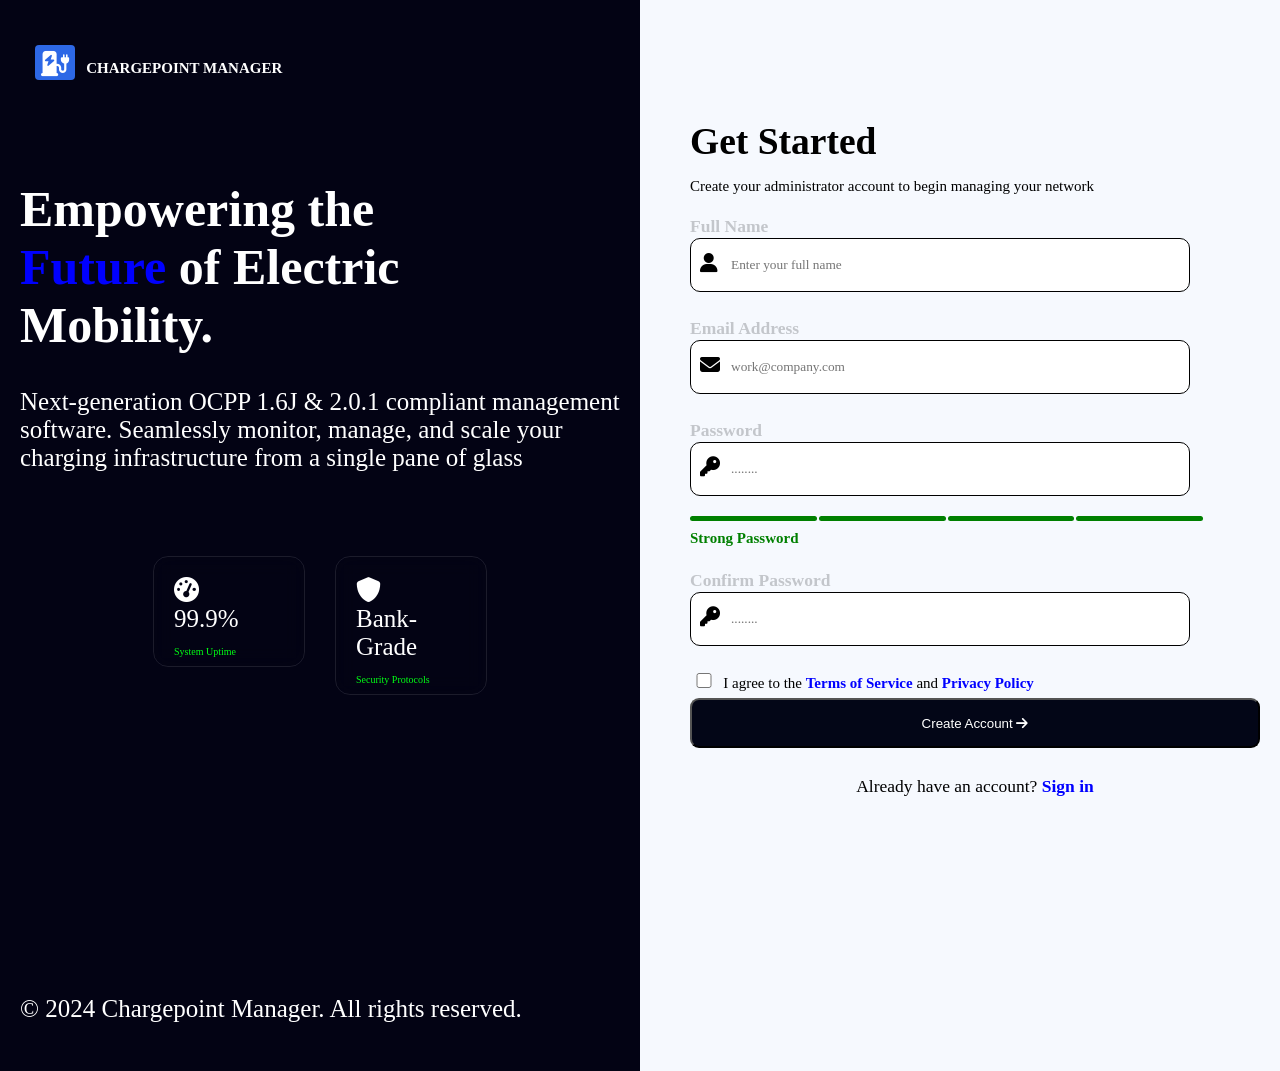
<file: index.html>
<!DOCTYPE html>
<html lang="en">
  <head>
    <meta charset="UTF-8">
    <meta name="viewport" content="width=device-width, initial-scale=1.0">
    <title>Form</title>
    <link rel="preconnect" href="https://fonts.googleapis.com">
    <link rel="stylesheet" href="form.css">
    <link rel="stylesheet" href="https://cdnjs.cloudflare.com/ajax/libs/font-awesome/6.5.0/css/all.min.css">
  </head>
  <body>
    <div class="everything">
      <div class="half" id="first_half">
        <p id="chargepoint">
          <span id="chargepoint_logo">
            <i class="fa-solid fa-charging-station"></i>
          </span>
          <span id="charge">CHARGEPOINT MANAGER</span>
        </p>
        <div class="large_text">
          <h1>Empowering the<br>
            <span id="future">Future</span>
            of Electric<br>
            Mobility.
          </h1>
        </div>
        <div class="small_text">
          Next-generation OCPP 1.6J & 2.0.1 compliant management<br>
          software. Seamlessly monitor, manage, and scale your<br>
          charging infrastructure from a single pane of glass
        </div>
        <br><br><br>
        <div class="logo">
          <div class="section" id="left">
            <div id="section1">
              <i class="fa-solid fa-gauge-high"></i><br>
              <span>99.9%</span>
              <br>
              <span id="uptime">System Uptime</span>
            </div>
          </div>
          <div class="section" id="right">
            <i class="fa-solid fa-shield"></i><br>
              <span>Bank-Grade</span>
              <br>
              <span id="security">Security Protocols</span>
          </div>
        </div><!--logo-->
        <footer>© 2024 Chargepoint Manager. All rights reserved.</footer>
        <br>
        </div>
        <div class="half" id="second_half">
          <div class="get_started">
            <h2>Get Started</h2>
            <p id="getstarted">Create your administrator account to begin managing your network</p>
            <div class="form">
              <form action="" class="inline">
                <div class="forminput">
                  <label for="fullname">Full Name</label>
                  <br>
                  <div class="merge">
                    <i class="fa-solid fa-user"></i>
                    <input type="name" placeholder="Enter your full name">
                  </div>
                </div>
                <div class="forminput">
                  <label for="email">Email Address</label>
                  <br>
                  <div class="merge">
                    <i class="fa-solid fa-envelope"></i>
                    <input type="email" placeholder="work@company.com">
                  </div>
                </div>
                <div class="forminput">
                  <label for="password">Password</label>
                  <br>
                  <div class"merge">
                    <i class="fa-solid fa-key"></i>
                  <input type="password" placeholder="........">
                  </div>
                </div>
                <div class="password_strength">
                  <div class="bar"></div>
                  <div class="bar"></div>
                  <div class="bar"></div>
                  <div class="bar"></div>
                </div>
                <span class="passwordstrength">Strong Password</span>
                <div class="forminput" id="form_input">
                  <label for="password">Confirm Password</label>
                  <br>
                  <i class="fa-solid fa-key"></i>
                  <input type="password" placeholder="........">
                </div>
                <div class="checkbox">
                  <input type="checkbox" id="TCs">
                  <span id="Terms">I agree to the 
                    <a href="">Terms of Service</a> and 
                    <a href="">Privacy Policy</a>
                  </span>
                </div>
              </form><!--inline-->
            </div><!--form-->
            <button id="Create_account" value="submit">
              Create Account
              <i class="fa-solid fa-arrow-right"></i>
            </button>
            <p id="sign_in">
              Already have an account?
              <a href="">Sign in</a>
            </p>
          </div><!--get_started-->
        </div><!--second_half-->
    </div>
</body>
</html>
</file>
<file: form.css>
body{
    margin: auto;
}

.everything{
    display: flex;
}

.half{
  padding: 20px;
    font-size: 25px;
    flex: 1;
}

#chargepoint{
  margin-bottom: 100px;
  max-height: 50px;
  margin-left: 15px;
  align-items: center;
}

#chargepoint_logo{
  background-color: #2d68e6;
  border-radius: 4px;
  height: 35px;
  width: 40px;
  text-align: center;
  line-height: 40px;
  display: inline-block;
  
}

#charge{
  font-weight: bold;
  margin-left: 5px;
  font-size: 15px;
  margin-top: 0px;
}

#security{
      font-size:10px;
      color: rgb(0, 255, 20);
}

#uptime{
      font-size:10px;
      color: rgb(0, 255, 20);
}

#first_half{
    color: white;
    background-color: rgb(3, 3, 20)
    
}

.logo{
    display: flex;
    justify-content: center;
    gap: 30px;
    text-align: center;
}

.section{
      text-align: left;
      justify-content: center;
      background: var(--glass);
      border: 1px solid rgba(255,255,255,0.1);
      backdrop-filter: blur(10px);
      background-color: ;
      padding: 20px;
      border-radius: 15px;
      width: 110px;
      height: fit-content;
      padding-bottom: 5px;
}

#future{
    color: blue;
}

footer{
  margin-top: 300px;
}

#second_half{
    background-color: #f6f9fe;
}

.get_started{
    margin-left: 30px;
    margin-top: 100px;
}

.get_started h2{
  margin-bottom: 0px;
}

#getstarted{
  
  font-size: 15px;
}

.merge{
  position: relative;
}

.forminput{
  margin-bottom: 10px;
}

#form_input{
  margin-top: 15px;
}

.form input{
  margin-bottom: 10px;
  height: 50px;
  width: 80%;
  padding-left: 40px;
  border-radius: 10px;
  border: 1px solid;
  font-family: Times New Roman;
}

.forminput label{
  font-family: Tahoma;
  font-size: 70%;
  font-weight: bold;
  color: #c3c6cb;
}

.password_strength{
  max-width: 90%;
  display: flex;
  gap: 2px;
}

.bar{
  height: 5px;
  background-color: green;
  width: 25%;
  border-radius: 10px;
}

.passwordstrength{
  margin-top: 2px;
  font-weight: bold;
  font-size: 10px;
}

::placeholder{
  font-family: Times New Roman;
}

.form i{
  font-size: 80%;
  position: absolute;
  line-height: 50px;
  margin-left: 10px;
  pointer-events: none;
}

.form span{
  font-size: 15px;
  color: green;
}

.checkbox{
  align-items: center;
}

#TCs{
  width: 20px;
  height: 15px;
  border-radius: 6px;
  text-align: center;
}

#Terms{
  color: black;
  text-align: center;
  line-height: 
  display: inline-block;
}

#Terms a{
  color: blue;
  text-decoration: none;
  font-weight: bold;
  -webkit-tap-highlight-color: transparent;
}

#Create_account{
  width: 100%;
  height: 50px;
  border-radius: 9px;
  background-color: #030617;
  color: white;
  margin-bottom: 10px;
}

#sign_in{
  font-size: 70%;
  text-align: center;
}

#sign_in a{
  color: blue;
  text-decoration: none;
  font-weight: bold;
  -webkit-tap-highlight-color: transparent;
}

@media (max-width: 768px){
  .everything{
    flex-direction: column
  }
  
  #first_half{
    padding: 8px;
  }
}
</file>
